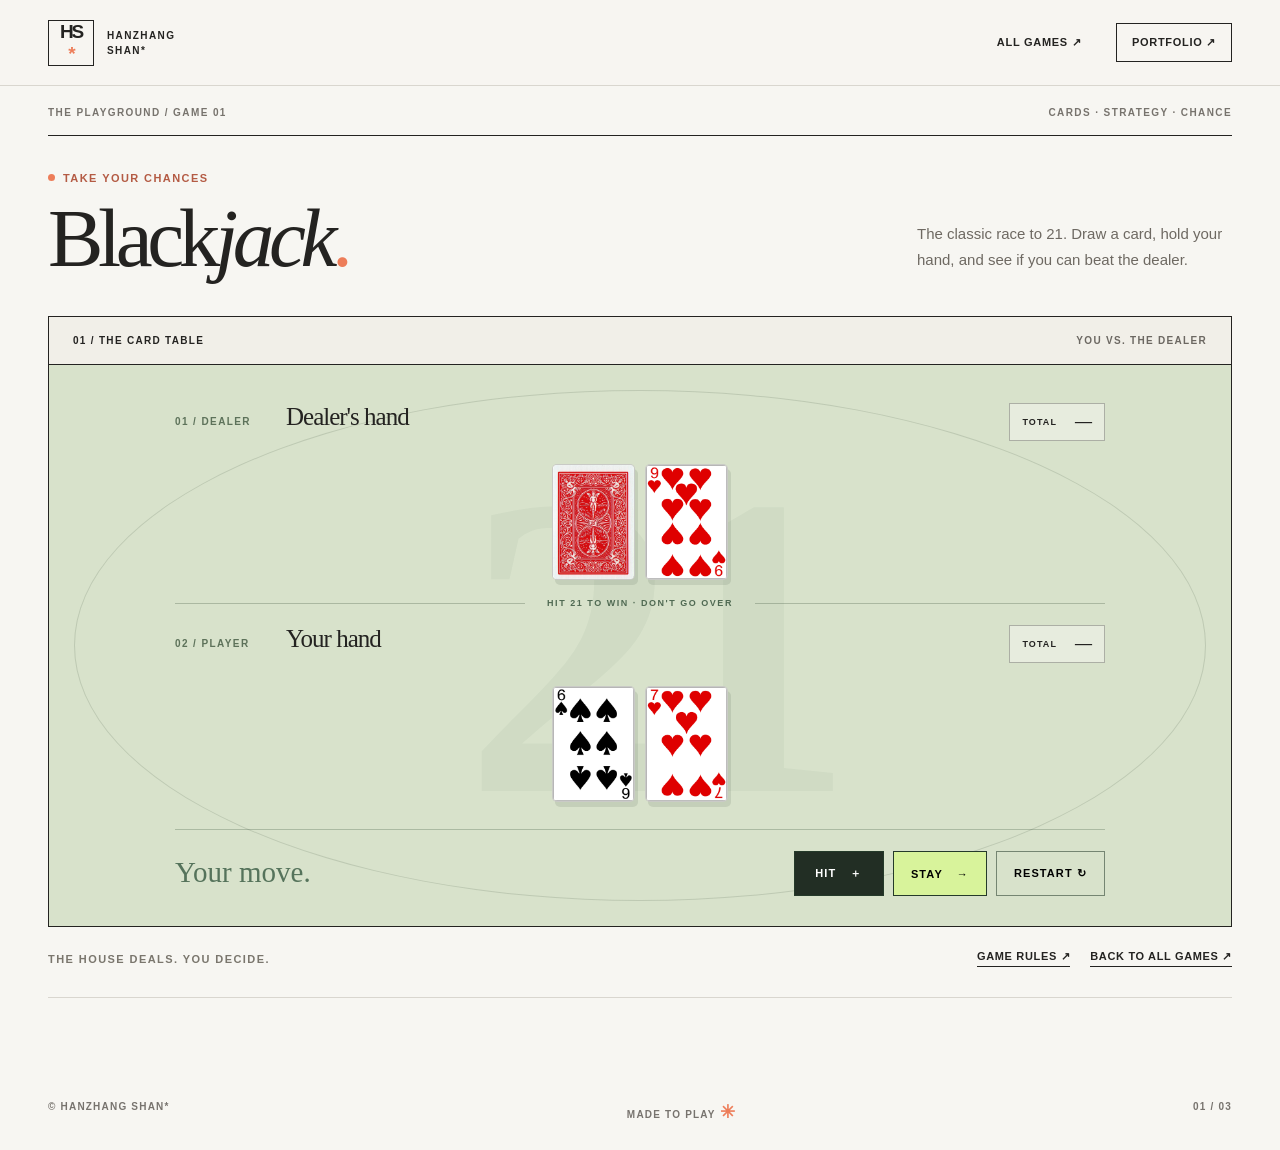
<file: Game_1.html>
<!DOCTYPE html>
<html lang="en">
<head>
  <meta charset="UTF-8">
  <meta name="viewport" content="width=device-width, initial-scale=1">
  <meta name="theme-color" content="#f7f6f2">
  <meta name="description" content="Play Blackjack in Hanzhang Shan*'s creative playground.">
  <title>Blackjack — Hanzhang Shan*</title>
  <link rel="stylesheet" href="./games.css">
  <link rel="stylesheet" href="./Game_1.css">
  <script src="./Game_1.js"></script>
</head>
<body>
  <a class="skip-link" href="#main">Skip to game</a>
  <header class="game-header">
    <div class="page-wrap game-header-inner">
      <a class="game-brand" href="./index.html" aria-label="Hanzhang Shan* — Homepage">
        <span class="game-brand-mark">HS<span>*</span></span><span class="game-brand-name">HANZHANG<br>SHAN*</span>
      </a>
      <nav class="game-nav" aria-label="Site navigation">
        <a href="./Game_Main.html">ALL GAMES ↗</a>
        <a class="outline-nav" href="./index.html">PORTFOLIO ↗</a>
      </nav>
    </div>
  </header>
  <main id="main" class="page-wrap game-main">
    <div class="game-topline"><span>THE PLAYGROUND / GAME 01</span><span>CARDS · STRATEGY · CHANCE</span></div>
    <div class="game-hero">
      <div><p class="game-kicker">TAKE YOUR CHANCES</p><h1 class="game-title">Black<em>jack</em><span class="accent">.</span></h1></div>
      <p class="game-description">The classic race to 21. Draw a card, hold your hand, and see if you can beat the dealer.</p>
    </div>
    <div class="game-shell">
      <div class="game-shell-meta"><span>01 / THE CARD TABLE</span><span class="meta-right">YOU VS. THE DEALER</span></div>
      <div class="game-stage blackjack-stage">
        <div class="felt-decoration" aria-hidden="true">21</div>
        <div class="table-content container">
          <div class="hand-group dealer-hand">
            <div class="hand-heading"><span class="hand-side">01 / DEALER</span><h2>Dealer's hand</h2><span class="sum-pill">TOTAL <strong id="dealer-sum" aria-label="Dealer total"></strong></span></div>
            <div id="dealer-cards" class="card-row" aria-label="Dealer's cards"><img id="hidden" src="./cards/BACK.png" alt="Dealer's face-down card"></div>
          </div>
          <div class="table-divider"><span>HIT 21 TO WIN · DON'T GO OVER</span></div>
          <div class="hand-group your-hand">
            <div class="hand-heading"><span class="hand-side">02 / PLAYER</span><h2>Your hand</h2><span class="sum-pill">TOTAL <strong id="your-sum" aria-label="Your total"></strong></span></div>
            <div id="your-cards" class="card-row" aria-label="Your cards"></div>
          </div>
          <div class="table-actions">
            <div id="results" class="result-message" role="status" aria-live="polite"></div>
            <div class="button-container"><button id="hit" type="button">HIT <span aria-hidden="true">＋</span></button><button id="stay" type="button">STAY <span aria-hidden="true">→</span></button><button id="refresh" type="button" onclick="window.location.reload();">RESTART ↻</button></div>
          </div>
        </div>
      </div>
    </div>
    <div class="game-bottom"><p>THE HOUSE DEALS. YOU DECIDE.</p><div class="game-bottom-links"><a href="./Game_1_Tips.html">GAME RULES ↗</a><a href="./Game_Main.html">BACK TO ALL GAMES ↗</a></div></div>
  </main>
  <footer class="page-wrap game-footer"><span>© HANZHANG SHAN*</span><span>MADE TO PLAY <span class="footer-star" aria-hidden="true">✳</span></span><span>01 / 03</span></footer>
</body>
</html>
</file>
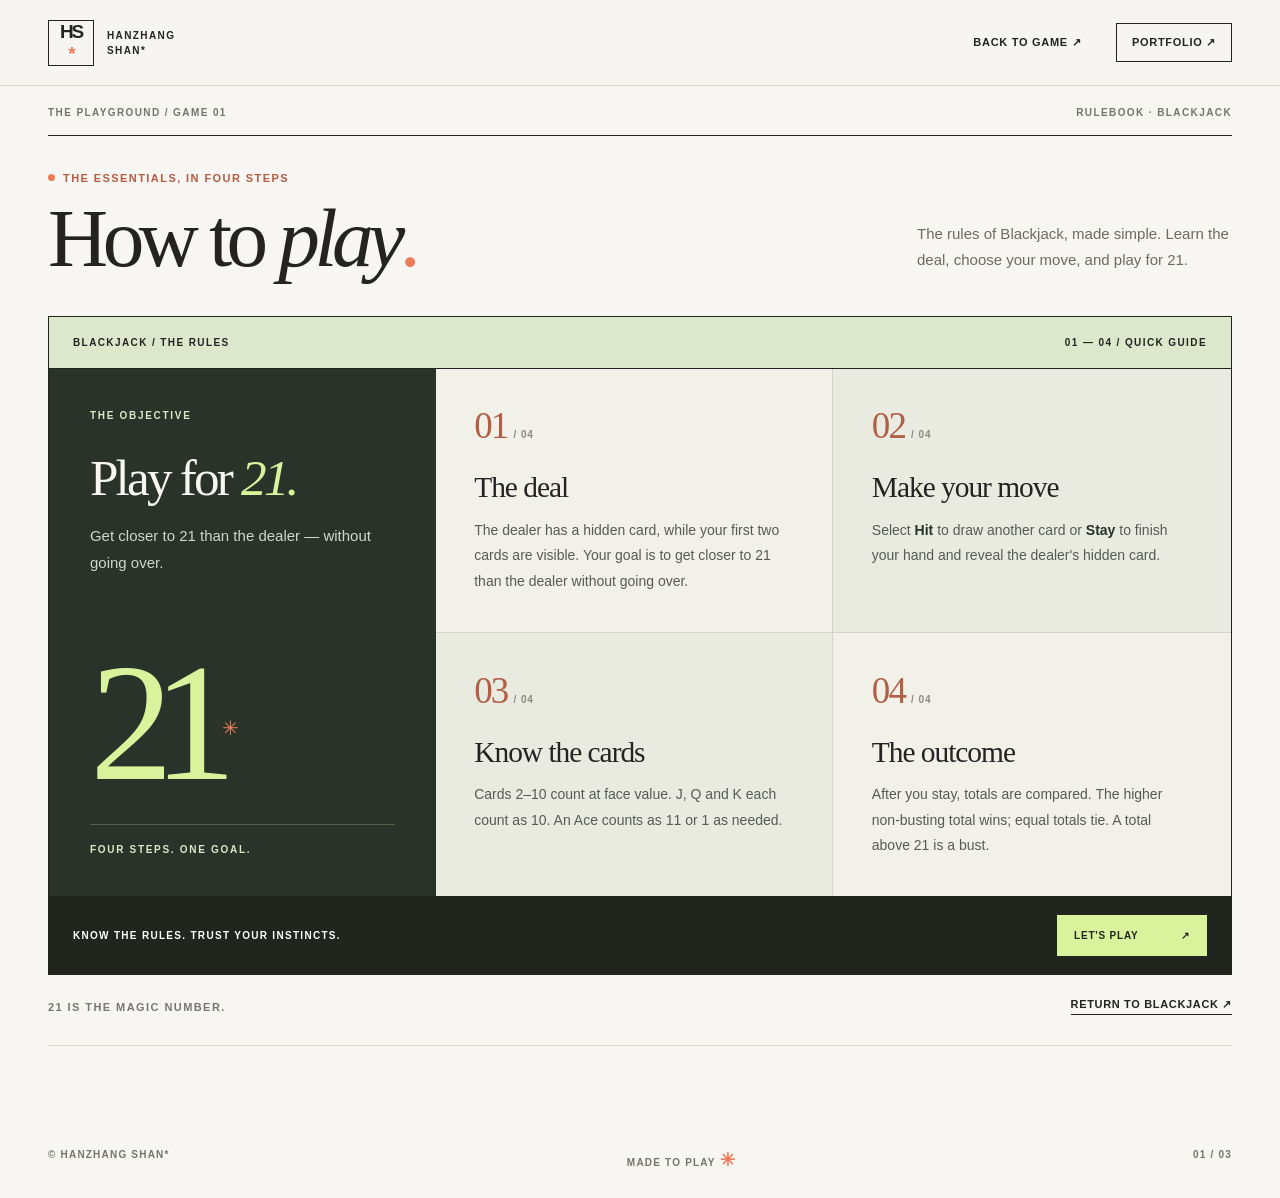
<file: Game_1_Tips.html>
<!DOCTYPE html>
<html lang="en">
<head>
  <meta charset="UTF-8">
  <meta name="viewport" content="width=device-width, initial-scale=1">
  <meta name="theme-color" content="#f7f6f2">
  <meta name="description" content="A clear, four-step English guide to Blackjack on Hanzhang Shan*'s game site.">
  <title>Blackjack Rules — Hanzhang Shan*</title>
  <link rel="stylesheet" href="./games.css">
  <link rel="stylesheet" href="./Game_1_Tips.css">
</head>
<body>
  <a class="skip-link" href="#main">Skip to rules</a>
  <header class="game-header">
    <div class="page-wrap game-header-inner">
      <a class="game-brand" href="./index.html" aria-label="Hanzhang Shan* — Homepage">
        <span class="game-brand-mark">HS<span>*</span></span>
        <span class="game-brand-name">HANZHANG<br>SHAN*</span>
      </a>
      <nav class="game-nav" aria-label="Site navigation">
        <a href="./Game_1.html">BACK TO GAME ↗</a>
        <a class="outline-nav" href="./index.html">PORTFOLIO ↗</a>
      </nav>
    </div>
  </header>

  <main id="main" class="page-wrap game-main">
    <div class="game-topline">
      <span>THE PLAYGROUND / GAME 01</span>
      <span>RULEBOOK · BLACKJACK</span>
    </div>

    <div class="game-hero">
      <div>
        <p class="game-kicker">THE ESSENTIALS, IN FOUR STEPS</p>
        <h1 class="game-title">How to <em>play</em><span class="accent">.</span></h1>
      </div>
      <p class="game-description">The rules of Blackjack, made simple. Learn the deal, choose your move, and play for 21.</p>
    </div>

    <section class="rules-board" aria-labelledby="rules-heading">
      <div class="rules-top">
        <span>BLACKJACK / THE RULES</span>
        <span>01 — 04 / QUICK GUIDE</span>
      </div>

      <div class="rules-layout">
        <div class="rules-intro">
          <span class="rules-overline">THE OBJECTIVE</span>
          <h2 id="rules-heading">Play for <em>21.</em></h2>
          <p>Get closer to 21 than the dealer — without going over.</p>
          <div class="rules-number" aria-hidden="true">21<span>✳</span></div>
          <p class="rules-intro-foot">FOUR STEPS. ONE GOAL.</p>
        </div>

        <div class="rules-steps">
          <article class="rule-card">
            <span class="rule-number">01 <span>/ 04</span></span>
            <h3>The deal</h3>
            <p>The dealer has a hidden card, while your first two cards are visible. Your goal is to get closer to 21 than the dealer without going over.</p>
          </article>
          <article class="rule-card">
            <span class="rule-number">02 <span>/ 04</span></span>
            <h3>Make your move</h3>
            <p>Select <strong>Hit</strong> to draw another card or <strong>Stay</strong> to finish your hand and reveal the dealer's hidden card.</p>
          </article>
          <article class="rule-card">
            <span class="rule-number">03 <span>/ 04</span></span>
            <h3>Know the cards</h3>
            <p>Cards 2–10 count at face value. J, Q and K each count as 10. An Ace counts as 11 or 1 as needed.</p>
          </article>
          <article class="rule-card">
            <span class="rule-number">04 <span>/ 04</span></span>
            <h3>The outcome</h3>
            <p>After you stay, totals are compared. The higher non-busting total wins; equal totals tie. A total above 21 is a bust.</p>
          </article>
        </div>
      </div>

      <div class="rules-bottom">
        <span>KNOW THE RULES. TRUST YOUR INSTINCTS.</span>
        <a href="./Game_1.html">LET'S PLAY <span aria-hidden="true">↗</span></a>
      </div>
    </section>

    <div class="game-bottom">
      <p>21 IS THE MAGIC NUMBER.</p>
      <div class="game-bottom-links"><a href="./Game_1.html">RETURN TO BLACKJACK ↗</a></div>
    </div>
  </main>

  <footer class="page-wrap game-footer">
    <span>© HANZHANG SHAN*</span>
    <span>MADE TO PLAY <span class="footer-star" aria-hidden="true">✳</span></span>
    <span>01 / 03</span>
  </footer>
</body>
</html>
</file>
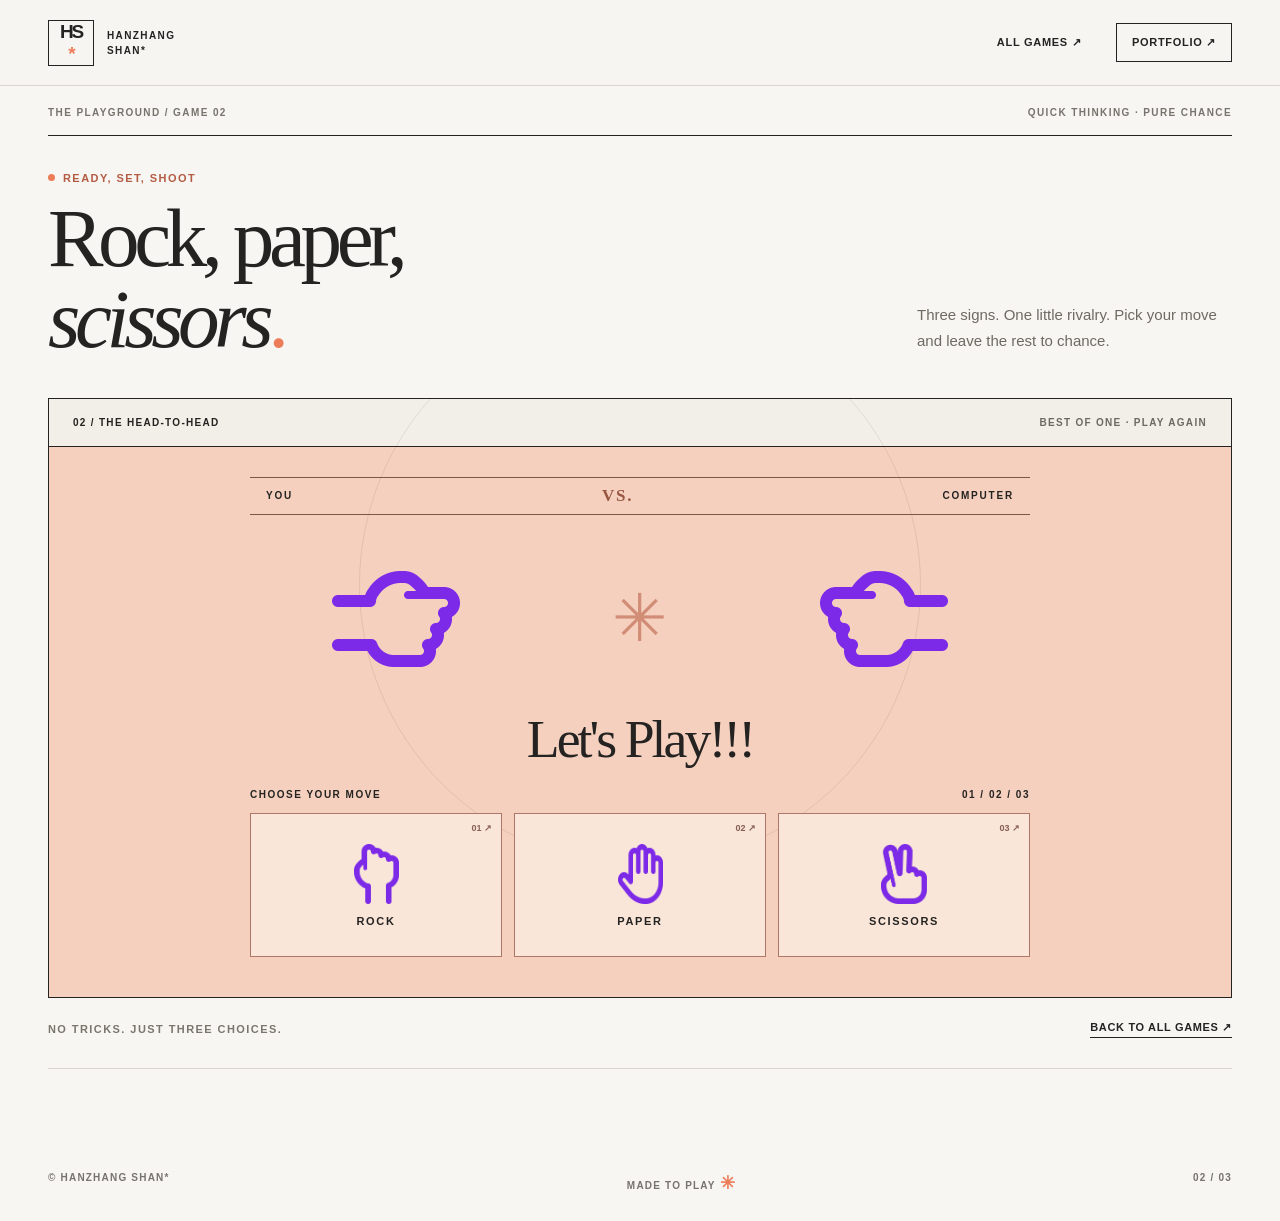
<file: Game_2.html>
<!DOCTYPE html>
<html lang="en">
<head>
  <meta charset="UTF-8">
  <meta name="viewport" content="width=device-width, initial-scale=1">
  <meta name="theme-color" content="#f7f6f2">
  <meta name="description" content="Play Rock, Paper, Scissors against the computer in Hanzhang Shan*'s playground.">
  <title>Rock, Paper, Scissors — Hanzhang Shan*</title>
  <link rel="stylesheet" href="./games.css">
  <link rel="stylesheet" href="./Game_2.css">
</head>
<body>
  <a class="skip-link" href="#main">Skip to game</a>
  <header class="game-header"><div class="page-wrap game-header-inner">
    <a class="game-brand" href="./index.html" aria-label="Hanzhang Shan* — Homepage"><span class="game-brand-mark">HS<span>*</span></span><span class="game-brand-name">HANZHANG<br>SHAN*</span></a>
    <nav class="game-nav" aria-label="Site navigation"><a href="./Game_Main.html">ALL GAMES ↗</a><a class="outline-nav" href="./index.html">PORTFOLIO ↗</a></nav>
  </div></header>
  <main id="main" class="page-wrap game-main">
    <div class="game-topline"><span>THE PLAYGROUND / GAME 02</span><span>QUICK THINKING · PURE CHANCE</span></div>
    <div class="game-hero"><div><p class="game-kicker">READY, SET, SHOOT</p><h1 class="game-title">Rock, paper,<br><em>scissors</em><span class="accent">.</span></h1></div><p class="game-description">Three signs. One little rivalry. Pick your move and leave the rest to chance.</p></div>
    <div class="game-shell">
      <div class="game-shell-meta"><span>02 / THE HEAD-TO-HEAD</span><span class="meta-right">BEST OF ONE · PLAY AGAIN</span></div>
      <div class="game-stage rps-stage">
        <!-- The original script requires .container, .your_result img, .dealer_result img, .result and three .option_image nodes. -->
        <div class="container rps-game">
          <div class="round-heading"><span>YOU</span><span>VS.</span><span>COMPUTER</span></div>
          <div class="result_filed">
            <div class="result_images"><span class="your_result"><img src="./rock.png" alt="Your choice"></span><span class="versus-decoration" aria-hidden="true">✳</span><span class="dealer_result"><img src="./rock.png" alt="Computer choice"></span></div>
            <div class="result" role="status" aria-live="polite">Let's Play!!!</div>
          </div>
          <div class="selection-header"><span>CHOOSE YOUR MOVE</span><span>01 / 02 / 03</span></div>
          <div class="option_images" aria-label="Choose rock, paper, or scissors">
            <span class="option_image"><img src="./rock.png" alt=""><p>ROCK</p><span class="option-index">01 ↗</span></span>
            <span class="option_image"><img src="./paper.png" alt=""><p>PAPER</p><span class="option-index">02 ↗</span></span>
            <span class="option_image"><img src="./scissors.png" alt=""><p>SCISSORS</p><span class="option-index">03 ↗</span></span>
          </div>
        </div>
      </div>
    </div>
    <div class="game-bottom"><p>NO TRICKS. JUST THREE CHOICES.</p><div class="game-bottom-links"><a href="./Game_Main.html">BACK TO ALL GAMES ↗</a></div></div>
  </main>
  <footer class="page-wrap game-footer"><span>© HANZHANG SHAN*</span><span>MADE TO PLAY <span class="footer-star" aria-hidden="true">✳</span></span><span>02 / 03</span></footer>
  <script src="./Game_2.js" defer></script>
</body>
</html>
</file>
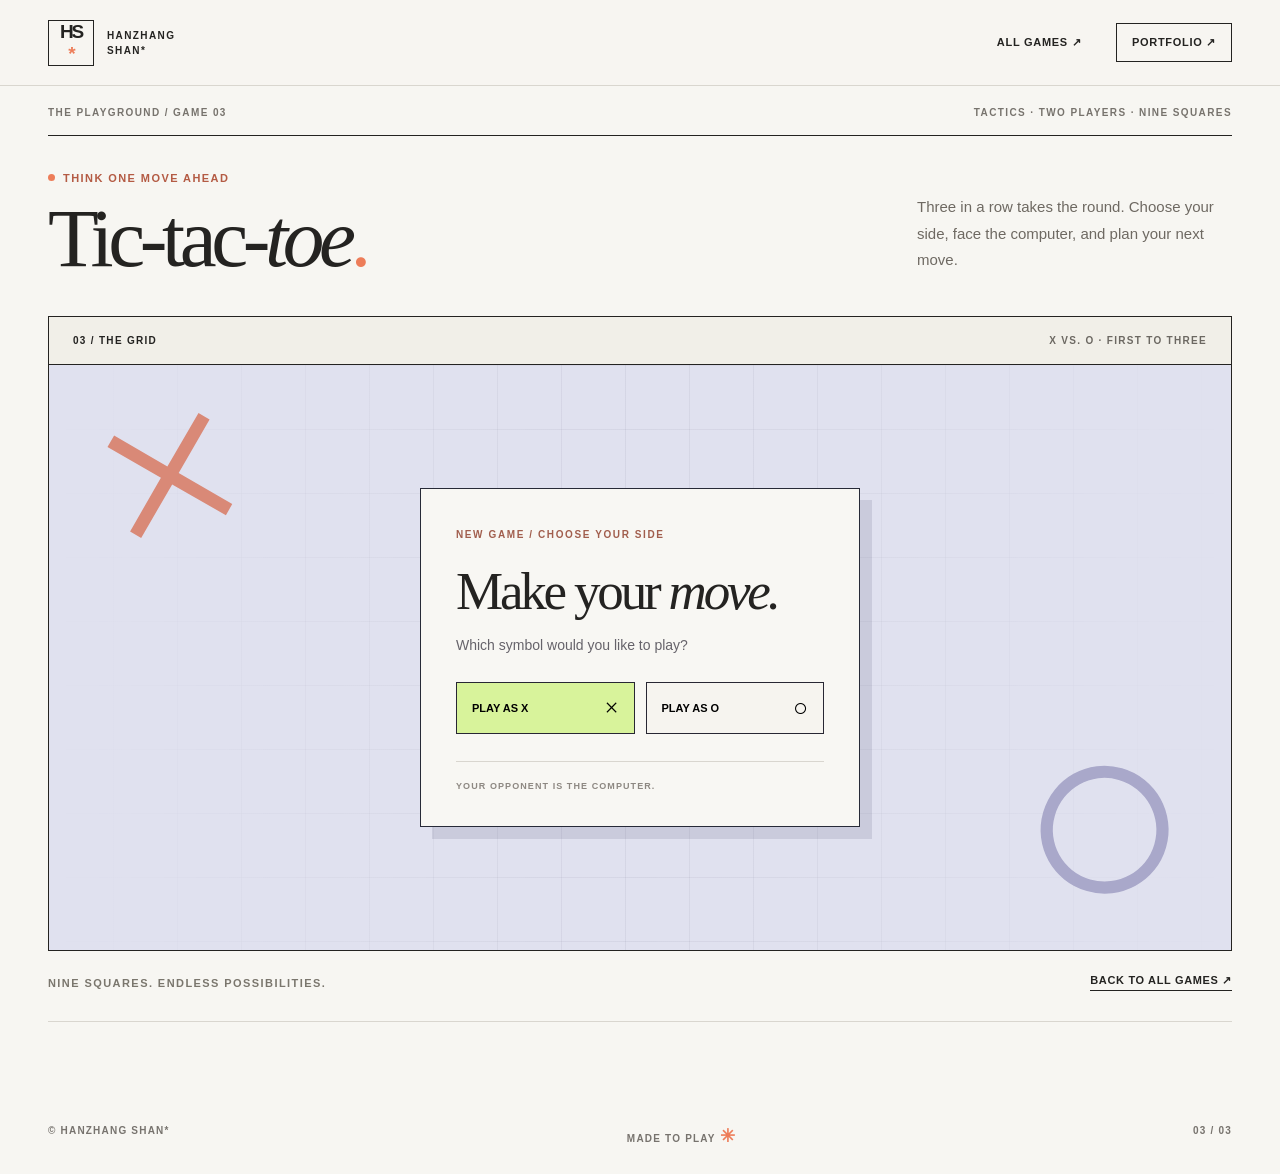
<file: Game_3.html>
<!DOCTYPE html>
<html lang="en">
<head>
  <meta charset="UTF-8">
  <meta name="viewport" content="width=device-width, initial-scale=1">
  <meta name="theme-color" content="#f7f6f2">
  <meta name="description" content="Play Tic-Tac-Toe against a computer opponent in Hanzhang Shan*'s playground.">
  <title>Tic-Tac-Toe — Hanzhang Shan*</title>
  <link rel="stylesheet" href="https://cdnjs.cloudflare.com/ajax/libs/font-awesome/5.15.3/css/all.min.css">
  <link rel="stylesheet" href="./games.css">
  <link rel="stylesheet" href="./Game_3.css">
</head>
<body>
  <a class="skip-link" href="#main">Skip to game</a>
  <header class="game-header"><div class="page-wrap game-header-inner">
    <a class="game-brand" href="./index.html" aria-label="Hanzhang Shan* — Homepage"><span class="game-brand-mark">HS<span>*</span></span><span class="game-brand-name">HANZHANG<br>SHAN*</span></a>
    <nav class="game-nav" aria-label="Site navigation"><a href="./Game_Main.html">ALL GAMES ↗</a><a class="outline-nav" href="./index.html">PORTFOLIO ↗</a></nav>
  </div></header>
  <main id="main" class="page-wrap game-main">
    <div class="game-topline"><span>THE PLAYGROUND / GAME 03</span><span>TACTICS · TWO PLAYERS · NINE SQUARES</span></div>
    <div class="game-hero"><div><p class="game-kicker">THINK ONE MOVE AHEAD</p><h1 class="game-title">Tic-tac-<em>toe</em><span class="accent">.</span></h1></div><p class="game-description">Three in a row takes the round. Choose your side, face the computer, and plan your next move.</p></div>
    <div class="game-shell">
      <div class="game-shell-meta"><span>03 / THE GRID</span><span class="meta-right">X VS. O · FIRST TO THREE</span></div>
      <div class="game-stage tic-stage">
        <div class="tic-art tic-art-x" aria-hidden="true">×</div><div class="tic-art tic-art-o" aria-hidden="true">○</div>
        <div class="tic-play-space">
          <!-- Class names and exactly nine 'section span' cells are required by the original Game_3.js. -->
          <div class="select-box">
            <span class="panel-kicker">NEW GAME / CHOOSE YOUR SIDE</span>
            <header>Make your <em>move.</em></header>
            <div class="content"><div class="title">Which symbol would you like to play?</div><div class="options"><button class="playerX" type="button">PLAY AS X <span aria-hidden="true">×</span></button><button class="playerO" type="button">PLAY AS O <span aria-hidden="true">○</span></button></div></div>
            <p class="panel-note">YOUR OPPONENT IS THE COMPUTER.</p>
          </div>
          <div class="play-board">
            <div class="board-label"><span>THE BOARD</span><span>THINK THREE MOVES AHEAD ↗</span></div>
            <div class="details"><div class="players"><span class="Xturn">X's Turn</span><span class="Oturn">O's Turn</span><div class="slider"></div></div></div>
            <div class="play-area" aria-label="Tic Tac Toe board">
              <section><span class="box1"></span><span class="box2"></span><span class="box3"></span></section>
              <section><span class="box4"></span><span class="box5"></span><span class="box6"></span></section>
              <section><span class="box7"></span><span class="box8"></span><span class="box9"></span></section>
            </div>
            <p class="board-hint">GET THREE IN A ROW TO WIN.</p>
          </div>
          <div class="result-box"><span class="panel-kicker">ROUND FINISHED / THE RESULT</span><div class="won-text" role="status" aria-live="polite"></div><div class="btn"><button type="button">PLAY AGAIN ↻</button></div></div>
        </div>
      </div>
    </div>
    <div class="game-bottom"><p>NINE SQUARES. ENDLESS POSSIBILITIES.</p><div class="game-bottom-links"><a href="./Game_Main.html">BACK TO ALL GAMES ↗</a></div></div>
  </main>
  <footer class="page-wrap game-footer"><span>© HANZHANG SHAN*</span><span>MADE TO PLAY <span class="footer-star" aria-hidden="true">✳</span></span><span>03 / 03</span></footer>
  <script src="./Game_3.js"></script>
</body>
</html>
</file>
<file: games.css>
/* Shared editorial design for the three games. No gameplay JavaScript changes. */
:root {
  --paper: #f7f6f2;
  --ink: #242321;
  --muted: #74716b;
  --line: #d9d6cf;
  --orange: #ed7d59;
  --lime: #d8f39b;
  --dark: #20251e;
  --serif: Georgia, 'Times New Roman', serif;
  --sans: Arial, Helvetica, sans-serif;
}
* { box-sizing: border-box; }
html { scroll-behavior: smooth; }
body { margin: 0; min-height: 100vh; background: var(--paper); color: var(--ink); font-family: var(--sans); -webkit-font-smoothing: antialiased; }
a { color: inherit; }
button { font: inherit; cursor: pointer; }
::selection { background: var(--lime); color: var(--ink); }
:focus-visible { outline: 3px solid var(--orange); outline-offset: 4px; }
.skip-link { position: fixed; top: 0; left: 14px; background: var(--dark); color: white; z-index: 100; padding: 12px 16px; transform: translateY(-110%); }
.skip-link:focus { transform: translateY(8px); }
.page-wrap { width: min(calc(100% - 96px), 1320px); margin-inline: auto; }
.game-header { border-bottom: 1px solid var(--line); background: rgba(247,246,242,.95); }
.game-header-inner { min-height: 85px; display: flex; align-items: center; justify-content: space-between; gap: 25px; }
.game-brand { display: flex; text-decoration: none; align-items: center; gap: 13px; }
.game-brand-mark { width: 46px; height: 46px; display: grid; place-items: center; font-weight: 900; font-size: 19px; border: 1.5px solid var(--ink); letter-spacing: -.11em; }
.game-brand-mark span { color: var(--orange); }
.game-brand-name { font-weight: 800; font-size: 10px; letter-spacing: .14em; line-height: 1.5; }
.game-nav { display: flex; align-items: center; gap: clamp(16px,2.7vw,36px); }
.game-nav a { font-weight: 800; text-decoration: none; font-size: 11px; letter-spacing: .065em; white-space: nowrap; }
.game-nav a:hover { color: #a24d36; }
.game-nav .outline-nav { border: 1px solid var(--ink); padding: 12px 15px; }
.game-main { padding-bottom: 76px; }
.game-topline { display: flex; justify-content: space-between; gap: 12px; padding: 21px 0 17px; font-weight: 800; font-size: 10px; color: #77736d; letter-spacing: .14em; border-bottom: 1px solid var(--ink); }
.game-hero { display: grid; grid-template-columns: minmax(0,1fr) 315px; gap: 50px; align-items: end; padding: 31px 0 37px; }
.game-kicker { display: inline-flex; align-items: center; gap: 8px; font-weight: 800; font-size: 11px; letter-spacing: .13em; color: #b45b44; margin: 0 0 14px; }
.game-kicker::before { content: ''; width: 7px; height: 7px; background: var(--orange); border-radius: 100%; }
.game-title { font-family: var(--serif); font-weight: 400; letter-spacing: -.065em; line-height: .98; font-size: clamp(52px,6.5vw,92px); margin: 0; }
.game-title em { font-weight: 400; }
.game-title .accent { color: var(--orange); }
.game-description { color: #6e6962; font-size: 15px; line-height: 1.75; margin: 0 0 6px; max-width: 320px; }
.game-shell { border: 1px solid var(--ink); overflow: hidden; }
.game-shell-meta { min-height: 48px; display: flex; justify-content: space-between; align-items: center; padding: 0 24px; font-size: 10px; font-weight: 800; letter-spacing: .13em; gap: 20px; border-bottom: 1px solid var(--ink); background: #f1efe8; }
.game-shell-meta .meta-right { color: #6c6862; }
.game-label { font-size: 10px; font-weight: 800; letter-spacing: .16em; }
.game-stage { min-height: 520px; position: relative; }
.game-bottom { display: flex; justify-content: space-between; align-items: center; gap: 20px; padding: 23px 0 30px; border-bottom: 1px solid var(--line); }
.game-bottom p { font-size: 11px; font-weight: 800; letter-spacing: .13em; color: #7a766d; margin: 0; }
.game-bottom-links { display: flex; align-items: center; gap: 20px; }
.game-bottom a { text-decoration: none; text-transform: uppercase; font-size: 11px; letter-spacing: .06em; font-weight: 800; padding-bottom: 3px; border-bottom: 1px solid var(--ink); }
.game-bottom a:hover { color: #ae5337; }
.game-footer { display: flex; justify-content: space-between; gap: 16px; padding: 27px 0; font-size: 10px; font-weight: 800; letter-spacing: .12em; color: #77736e; }
.game-footer .footer-star { color: var(--orange); font-size: 18px; }
@media(max-width:900px) {
  .page-wrap { width: min(calc(100% - 48px),1320px); }
  .game-hero { grid-template-columns: 1fr; gap: 13px; }
  .game-description { max-width: 560px; }
}
@media(max-width:600px) {
  .page-wrap { width: calc(100% - 32px); }
  .game-header-inner { min-height: 72px; }
  .game-brand-mark { width: 40px; height: 40px; }
  .game-brand-name { font-size: 9px; }
  .game-nav { gap: 10px; }
  .game-nav a { font-size: 9px; }
  .game-nav .outline-nav { padding: 10px 8px; }
  .game-topline { padding: 18px 0 13px; font-size: 9px; }
  .game-hero { padding: 29px 0 25px; }
  .game-title { font-size: clamp(48px,12vw,74px); }
  .game-description { font-size: 14px; }
  .game-shell-meta { padding-inline: 15px; font-size: 9px; }
  .game-bottom { flex-direction: column; align-items: flex-start; }
  .game-footer { flex-wrap: wrap; }
}
@media(prefers-reduced-motion:reduce) { *, *::before, *::after { scroll-behavior: auto!important; animation-duration: .01ms!important; transition-duration: .01ms!important; } }
@media(max-width:360px) {
  .game-header-inner { gap: 8px; }
  .game-brand { gap: 7px; }
  .game-brand-name { font-size: 8px; letter-spacing: .08em; }
  .game-nav { gap: 6px; }
  .game-nav a { font-size: 8px; }
  .game-nav .outline-nav { padding: 10px 7px; }
}
</file>
<file: Game_1.css>
/* Blackjack visual layer. IDs are retained for Game_1.js. */
.blackjack-stage { background: #d8e2cb; overflow: hidden; }
.blackjack-stage::before { content: ''; position: absolute; inset: 25px; border: 1px solid rgba(42,63,42,.15); border-radius: 50%; pointer-events: none; }
.felt-decoration { position: absolute; font-family: var(--serif); font-weight: 800; font-size: 430px; line-height: 1; letter-spacing: -.09em; color: rgba(35,64,45,.045); top: 50%; left: 50%; transform: translate(-50%,-50%); pointer-events: none; }
.table-content.container { position: relative; width: min(calc(100% - 90px),930px); margin: auto; padding: 38px 0 30px; }
.hand-group { min-height: 190px; }
.hand-heading { display: flex; align-items: baseline; flex-wrap: wrap; gap: 12px 18px; margin-bottom: 18px; }
.hand-side { font-size: 10px; font-weight: 800; letter-spacing: .14em; color: #5d725a; min-width: 93px; }
.hand-heading h2 { font-size: 25px; font-weight: 400; letter-spacing: -.04em; font-family: var(--serif); margin: 0; }
.sum-pill { margin-left: auto; font-size: 9px; font-weight: 800; letter-spacing: .12em; border: 1px solid rgba(36,35,33,.3); background: rgba(247,246,242,.48); padding: 8px 12px; display: inline-flex; align-items: center; gap: 18px; }
.sum-pill strong { font-family: var(--serif); font-size: 17px; letter-spacing: 0; min-width: 12px; }
.sum-pill strong:empty::before { content: '—'; }
.card-row { display: flex; justify-content: center; align-items: center; gap: 10px; flex-wrap: wrap; min-height: 126px; }
#dealer-cards img, #your-cards img { width: 83px; height: 116px; max-width: 25vw; object-fit: fill; background: #fffefb; border: 1px solid rgba(25,34,23,.23); border-radius: 5px; box-shadow: 3px 5px 0 rgba(39,58,36,.11); }
.table-divider { display: flex; align-items: center; gap: 22px; color: #506a53; font-size: 9px; font-weight: 800; letter-spacing: .17em; padding: 5px 0 17px; }
.table-divider::before, .table-divider::after { content: ''; display: block; flex: 1; height: 1px; background: rgba(48,73,49,.27); }
.table-actions { display: flex; justify-content: space-between; align-items: center; gap: 18px; padding-top: 21px; margin-top: 14px; border-top: 1px solid rgba(39,65,41,.25); }
.result-message { font-family: var(--serif); font-size: 29px; line-height: 1.1; min-height: 34px; color: #223b29; }
.result-message:empty::before { content: 'Your move.'; color: #55735b; }
.button-container { display: flex; gap: 9px; flex-wrap: wrap; justify-content: flex-end; }
.button-container button { border: 1px solid #253a2a; background: #f7f6f2; padding: 14px 17px; min-width: 90px; font-size: 11px; font-weight: 900; letter-spacing: .1em; transition: transform .2s, background .2s; }
.button-container button:hover { transform: translateY(-2px); }
.button-container #hit { background: #222e24; color: #fff; }
.button-container #hit:hover { background: #3a553f; }
.button-container #stay { background: var(--lime); }
.button-container #stay:hover { background: #b9e47b; }
.button-container #refresh { border-color: rgba(37,58,42,.55); background: transparent; }
.button-container button span { padding-left: 10px; }
@media (max-width: 680px) {
  .table-content.container { width: calc(100% - 32px); padding: 28px 0 25px; }
  .hand-group { min-height: 170px; }
  .hand-heading h2 { font-size: 23px; }
  .hand-side { min-width: auto; }
  #dealer-cards img, #your-cards img { width: 68px; height: 95px; }
  .card-row { gap: 5px; min-height: 105px; }
  .table-actions { align-items: flex-start; flex-direction: column; }
  .button-container { justify-content: flex-start; width: 100%; }
  .button-container button { flex: 1; min-width: 74px; padding: 13px 8px; }
  .button-container button span { padding-left: 3px; }
  .result-message { font-size: 25px; }
  .table-divider { font-size: 8px; gap: 10px; }
  .blackjack-stage::before { inset: 10px; }
}
</file>
<file: Game_1_Tips.css>
/* English-only Blackjack guide: editorial composition, responsive across devices. */
.rules-board {
  border: 1px solid var(--ink, #242321);
  background: #f1f0e9;
  overflow: hidden;
}

.rules-top {
  display: flex;
  align-items: center;
  justify-content: space-between;
  gap: 16px;
  min-height: 52px;
  padding: 15px 24px;
  background: #dde7cb;
  border-bottom: 1px solid var(--ink, #242321);
  font-size: 10px;
  font-weight: 800;
  letter-spacing: .14em;
}

.rules-layout {
  display: grid;
  grid-template-columns: minmax(275px, .9fr) minmax(0, 1.85fr);
}

.rules-intro {
  display: flex;
  flex-direction: column;
  align-items: flex-start;
  min-width: 0;
  padding: clamp(28px, 3.2vw, 50px);
  background: #293329;
  color: #f7f6f2;
}

.rules-overline, .rules-intro-foot {
  font-size: 10px;
  font-weight: 800;
  letter-spacing: .17em;
  color: #d9e9c8;
}

.rules-intro h2 {
  max-width: 340px;
  margin: 30px 0 18px;
  font-family: var(--serif, Georgia, serif);
  font-size: clamp(41px, 4vw, 64px);
  line-height: 1.06;
  font-weight: 400;
  letter-spacing: -.055em;
}

.rules-intro h2 em { color: #d8f39b; font-weight: 400; }

.rules-intro > p:not(.rules-intro-foot) {
  max-width: 290px;
  margin: 0;
  color: #d0d7cb;
  line-height: 1.75;
  font-size: 15px;
}

.rules-number {
  display: flex;
  align-items: baseline;
  gap: 6px;
  margin-top: auto;
  padding-top: 35px;
  font-family: var(--serif, Georgia, serif);
  font-size: clamp(108px, 13vw, 185px);
  font-weight: 400;
  line-height: .88;
  letter-spacing: -.12em;
  color: #d8f39b;
}

.rules-number span {
  position: relative;
  top: -2.2em;
  font-family: var(--sans, Arial, sans-serif);
  font-size: 20px;
  letter-spacing: 0;
  color: #ed7d59;
}

.rules-intro-foot {
  margin: 28px 0 0;
  padding-top: 19px;
  width: 100%;
  border-top: 1px solid #52614d;
}

.rules-steps {
  display: grid;
  grid-template-columns: repeat(2, minmax(0, 1fr));
}

.rule-card {
  display: flex;
  flex-direction: column;
  min-width: 0;
  padding: clamp(27px, 3vw, 44px);
  background: #f1f0e9;
}

.rule-card:nth-child(odd) { border-right: 1px solid #d2d4c8; }
.rule-card:nth-child(-n + 2) { border-bottom: 1px solid #d2d4c8; }
.rule-card:nth-child(2), .rule-card:nth-child(3) { background: #e9ebe1; }

.rule-number {
  display: inline-flex;
  align-items: baseline;
  gap: 6px;
  font-family: var(--serif, Georgia, serif);
  font-size: 37px;
  line-height: 1;
  letter-spacing: -.05em;
  color: #b15f45;
}

.rule-number span {
  font-family: var(--sans, Arial, sans-serif);
  font-size: 10px;
  font-weight: 800;
  letter-spacing: .09em;
  color: #8b8a80;
}

.rule-card h3 {
  margin: 27px 0 13px;
  font-family: var(--serif, Georgia, serif);
  font-size: clamp(25px, 2.3vw, 34px);
  line-height: 1.15;
  font-weight: 400;
  letter-spacing: -.035em;
}

.rule-card p {
  max-width: 400px;
  margin: 0;
  font-size: 14px;
  line-height: 1.8;
  color: #575b53;
}

.rule-card strong { color: #253427; font-weight: 800; }

.rules-bottom {
  display: flex;
  align-items: center;
  justify-content: space-between;
  gap: 20px;
  min-height: 78px;
  padding: 16px 24px;
  background: var(--dark, #20251e);
  color: #fff;
  font-size: 10px;
  font-weight: 800;
  letter-spacing: .13em;
}

.rules-bottom a {
  display: inline-flex;
  align-items: center;
  justify-content: space-between;
  gap: 25px;
  min-width: 150px;
  padding: 15px 17px;
  background: var(--lime, #d8f39b);
  color: var(--ink, #242321);
  text-decoration: none;
  letter-spacing: .08em;
  transition: background .2s ease, transform .2s ease;
}

.rules-bottom a:hover { background: #edfcb7; transform: translateY(-2px); }

@media (max-width: 1020px) {
  .rules-layout { grid-template-columns: 1fr; }
  .rules-intro {
    display: grid;
    grid-template-columns: minmax(0, 1fr) auto;
    gap: 8px 24px;
    align-items: center;
  }
  .rules-overline { grid-column: 1; }
  .rules-intro h2 { grid-column: 1; margin: 6px 0; }
  .rules-intro > p:not(.rules-intro-foot) { grid-column: 1; }
  .rules-number { grid-column: 2; grid-row: 1 / 4; padding-top: 0; font-size: clamp(100px, 16vw, 145px); }
  .rules-intro-foot { grid-column: 1 / -1; }
}

@media (max-width: 640px) {
  .rules-top { padding: 15px 17px; font-size: 9px; letter-spacing: .09em; }
  .rules-intro { padding: 29px 24px; grid-template-columns: 1fr; }
  .rules-overline, .rules-intro h2, .rules-intro > p:not(.rules-intro-foot), .rules-intro-foot { grid-column: 1; }
  .rules-intro h2 { font-size: clamp(43px, 10vw, 60px); }
  .rules-number { grid-column: 1; grid-row: auto; padding-top: 18px; font-size: 111px; }
  .rules-number span { top: -2em; }
  .rules-intro-foot { margin-top: 10px; }
  .rules-steps { grid-template-columns: 1fr; }
  .rule-card { padding: 28px 24px 32px; }
  .rule-card:nth-child(odd) { border-right: 0; }
  .rule-card:not(:last-child) { border-bottom: 1px solid #d2d4c8; }
  .rule-card h3 { margin-top: 16px; font-size: 30px; }
  .rules-bottom { flex-direction: column; align-items: stretch; padding: 22px; }
  .rules-bottom a { width: 100%; }
}

@media (prefers-reduced-motion: reduce) {
  .rules-bottom a { transition: none; }
}
</file>
<file: Game_2.css>
/* RPS visual layer, with original selectors and JS animations intact. */
.rps-stage { background: #f5d0bf; display: flex; justify-content: center; align-items: center; padding: 30px 34px 40px; }
.rps-stage::before { content: ''; position: absolute; width: 560px; height: 560px; border: 1px solid rgba(100,49,33,.11); border-radius: 50%; left: 50%; top: -26%; transform: translateX(-50%); pointer-events: none; }
.rps-game.container { width: min(100%, 780px); position: relative; }
.round-heading { display: flex; justify-content: space-between; align-items: center; font-weight: 800; font-size: 10px; letter-spacing: .18em; padding: 8px 16px; border-top: 1px solid #7c5548; border-bottom: 1px solid #7c5548; }
.round-heading span:nth-child(2) { color: #985741; font-family: var(--serif); font-weight: 700; font-size: 17px; }
.result_filed { padding-top: 22px; }
.result_images { display: flex; justify-content: space-around; align-items: center; gap: 8px; min-height: 165px; }
.result_images .your_result, .result_images .dealer_result { width: 165px; height: 165px; display: flex; align-items: center; justify-content: center; }
.result_images img { width: 128px; max-width: 100%; height: 128px; object-fit: contain; }
.your_result img { transform: rotate(90deg); }
.dealer_result img { transform: rotate(-90deg) rotateY(180deg); }
.versus-decoration { font-family: var(--serif); font-size: 66px; color: rgba(181,85,58,.55); line-height: 1; }
.result { min-height: 72px; padding: 8px; text-align: center; font-family: var(--serif); font-size: clamp(32px,4.2vw,54px); letter-spacing: -.055em; line-height: 1.1; }
.selection-header { display: flex; justify-content: space-between; gap: 16px; margin-top: 12px; margin-bottom: 13px; font-size: 10px; letter-spacing: .15em; font-weight: 800; }
.option_images { display: grid; grid-template-columns: repeat(3,minmax(0,1fr)); gap: 12px; }
.option_image { background: #f9e6d9; border: 1px solid #ad7966; min-height: 144px; display: flex; flex-direction: column; align-items: center; justify-content: center; position: relative; padding: 16px 8px 14px; gap: 11px; cursor: pointer; transition: background .2s, transform .2s, box-shadow .2s; }
.option_image:hover { background: #fff2e8; transform: translateY(-4px); box-shadow: 0 6px 0 rgba(112,53,33,.14); }
.option_image.active { background: var(--lime); border-color: #33412e; }
.option_image img { width: 55px; height: 60px; object-fit: contain; pointer-events: none; }
.option_image p { font-size: 11px; font-weight: 900; margin: 0; letter-spacing: .15em; pointer-events: none; }
.option_image .option-index { position: absolute; right: 9px; top: 9px; font-size: 9px; font-weight: 800; color: #865f51; pointer-events: none; }
/* Only the original JavaScript toggles .start and .active. */
.container.start .option_images { pointer-events: none; }
.container.start .your_result { transform-origin: left; animation: yourShake .7s ease infinite; }
.container.start .dealer_result { transform-origin: right; animation: dealerShake .7s ease infinite; }
@keyframes yourShake { 50% { transform: rotate(10deg); } }
@keyframes dealerShake { 50% { transform: rotate(-10deg); } }
@media(max-width:650px) {
  .rps-stage { padding: 24px 15px 29px; }
  .round-heading { padding-inline: 6px; }
  .result_images { min-height: 135px; }
  .result_images .your_result,.result_images .dealer_result { width: 110px; height: 120px; }
  .result_images img { width: 85px; height: 90px; }
  .versus-decoration { font-size: 42px; }
  .result { min-height: 56px; font-size: 32px; }
  .selection-header { font-size: 9px; }
  .option_images { gap: 7px; }
  .option_image { padding: 15px 4px 12px; min-height: 129px; }
  .option_image img { width: 48px; }
  .option_image p { font-size: 9px; letter-spacing: .04em; }
}
</file>
<file: Game_3.css>
/* Tic-Tac-Toe visual layer. JS toggles .hide/.show/.active, and sets cell markup. */
.tic-stage { background: #e0e1ef; overflow: hidden; }
.tic-stage::before { content: ''; position: absolute; inset: 0; background-image: linear-gradient(rgba(64,66,95,.07) 1px,transparent 1px),linear-gradient(90deg,rgba(64,66,95,.07) 1px,transparent 1px); background-size: 64px 64px; mask-image: linear-gradient(to right,transparent,black,transparent); pointer-events: none; }
.tic-art { position: absolute; font-family: var(--serif); line-height: .7; color: rgba(130,83,98,.23); pointer-events: none; }
.tic-art-x { font-size: 260px; left: 4%; top: 3%; color: #d98977; transform: rotate(-15deg); }
.tic-art-o { font-size: 290px; bottom: 5%; right: 3%; color: #a9a8ca; transform: rotate(16deg); }
.tic-play-space { position: relative; min-height: 570px; display: grid; place-items: center; padding: 30px; }
.select-box, .play-board, .result-box { grid-area: 1 / 1; width: min(100%,440px); transition: opacity .3s, transform .3s, visibility .3s; }
.select-box { position: relative; z-index: 2; background: #f8f7f3; padding: 35px; border: 1px solid #272a37; box-shadow: 12px 12px 0 rgba(77,76,106,.15); }
.select-box.hide { opacity: 0; visibility: hidden; pointer-events: none; transform: scale(.94); }
.panel-kicker { font-size: 10px; font-weight: 800; letter-spacing: .16em; color: #a15e4d; }
.select-box header { font-family: var(--serif); font-size: 53px; line-height: 1.02; letter-spacing: -.06em; margin: 22px 0 16px; }
.select-box header em { font-weight: 400; }
.select-box .title { font-size: 14px; color: #66636a; line-height: 1.65; margin-bottom: 25px; }
.select-box .options { display: flex; gap: 11px; }
.options button { padding: 16px 15px; flex: 1; border: 1px solid #282733; background: #f6f4ef; font-size: 11px; font-weight: 800; display: flex; justify-content: space-between; align-items: center; gap: 5px; transition: transform .2s,background .2s; }
.options button span { font-size: 25px; font-family: var(--serif); font-weight: 400; line-height: .7; }
.options button.playerX { background: var(--lime); }
.options button:hover { transform: translateY(-3px); }
.panel-note { margin: 27px 0 0; border-top: 1px solid var(--line); padding-top: 19px; font-size: 9px; letter-spacing: .12em; font-weight: 800; color: #8d8882; }
.play-board { position: relative; z-index: 1; opacity: 0; visibility: hidden; pointer-events: none; transform: scale(.94); width: min(100%,402px); }
.play-board.show { opacity: 1; visibility: visible; pointer-events: auto; transform: scale(1); }
.board-label { display: flex; justify-content: space-between; gap: 12px; font-size: 9px; font-weight: 800; letter-spacing: .11em; padding-bottom: 15px; }
.play-board .details { background: #f5f2ee; padding: 5px; border: 1px solid #302c38; }
.play-board .players { position: relative; width: 100%; display: flex; }
.play-board .details span { flex: 1; display: grid; place-items: center; height: 40px; position: relative; z-index: 1; font-size: 12px; font-weight: 800; letter-spacing: .09em; transition: color .3s; }
.details span:first-child { color: var(--ink); }
.details .slider { position: absolute; left: 0; top: 0; background: var(--lime); width: 50%; height: 100%; transition: left .3s; border: 1px solid #2c3932; }
.players.active .slider { left: 50%; }
.play-board .play-area { margin-top: 15px; }
.play-board section { display: grid; grid-template-columns: repeat(3,minmax(0,1fr)); gap: 7px; margin-bottom: 7px; }
.play-board section span { display: grid; place-items: center; aspect-ratio: 1; width: 100%; background: #f8f7f2; border: 1px solid #323041; box-shadow: 3px 3px 0 rgba(46,43,68,.08); font-size: 47px; color: #bc5941; cursor: pointer; line-height: 1; transition: background .2s; }
.play-board section span:hover { background: #e6f3c9; }
.play-board section span i.fa-circle { color: #4f6b83; }
.board-hint { text-align: center; font-size: 9px; font-weight: 800; letter-spacing: .13em; margin: 21px 0 0; }
.result-box { position: relative; z-index: 3; background: #f8f7f3; border: 1px solid var(--ink); padding: 44px 34px; text-align: center; opacity: 0; visibility: hidden; pointer-events: none; transform: scale(.94); box-shadow: 12px 12px 0 rgba(77,76,106,.15); }
.result-box.show { opacity: 1; visibility: visible; pointer-events: auto; transform: scale(1); }
.result-box .won-text { display: flex; flex-wrap: wrap; align-items: center; justify-content: center; gap: 7px; font-family: var(--serif); font-size: 32px; line-height: 1.12; letter-spacing: -.045em; margin: 25px 0; min-height: 72px; }
.result-box .won-text p { color: #bd604a; margin: 0; font-style: italic; }
.result-box .btn button { background: var(--lime); border: 1px solid var(--ink); padding: 15px 25px; font-size: 11px; font-weight: 900; letter-spacing: .11em; }
.result-box .btn button:hover { background: #bce87d; }
@media(max-width:650px) {
  .tic-play-space { min-height: 520px; padding: 20px; }
  .select-box { padding: 27px 20px; }
  .select-box header { font-size: 46px; }
  .play-board { width: min(100%,330px); }
  .play-board section { gap: 6px; margin-bottom: 6px; }
  .play-board section span { font-size: 41px; }
  .tic-art-x { font-size: 170px; }
  .tic-art-o { font-size: 190px; }
}
</file>
